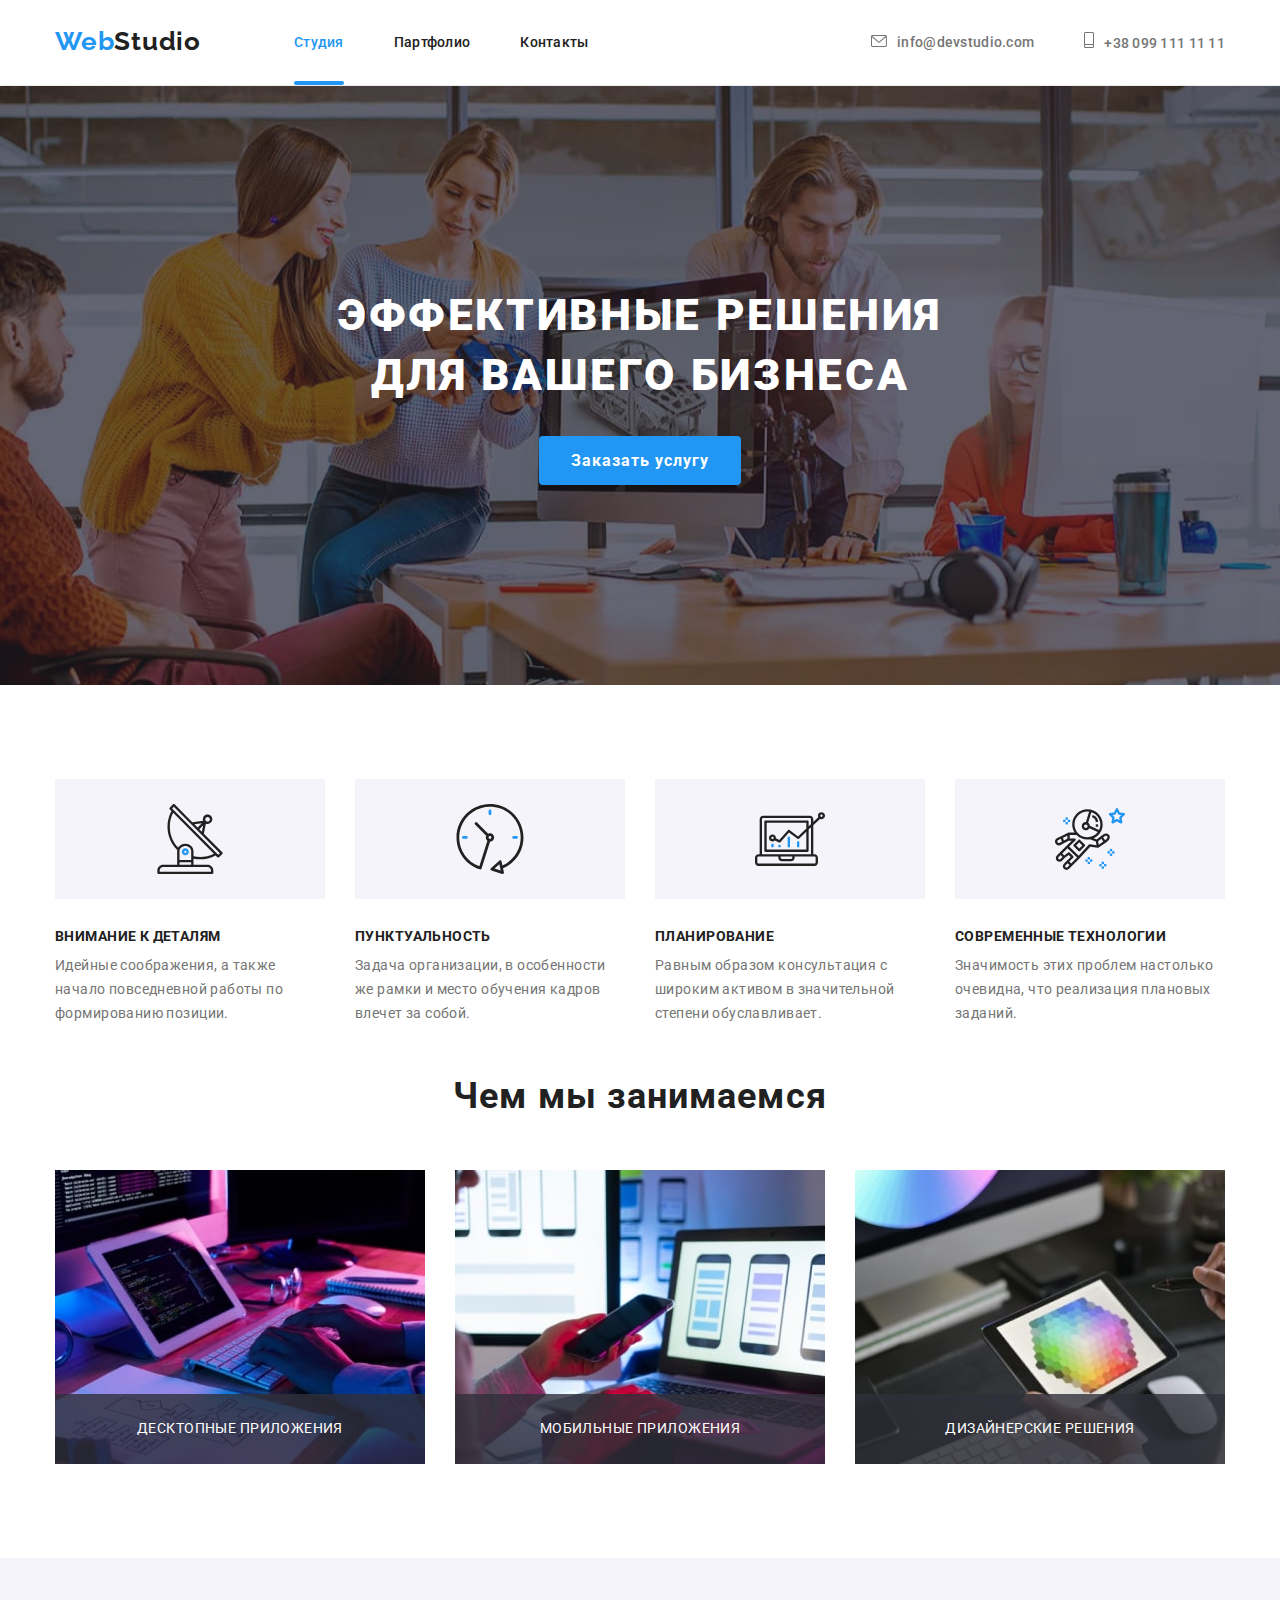
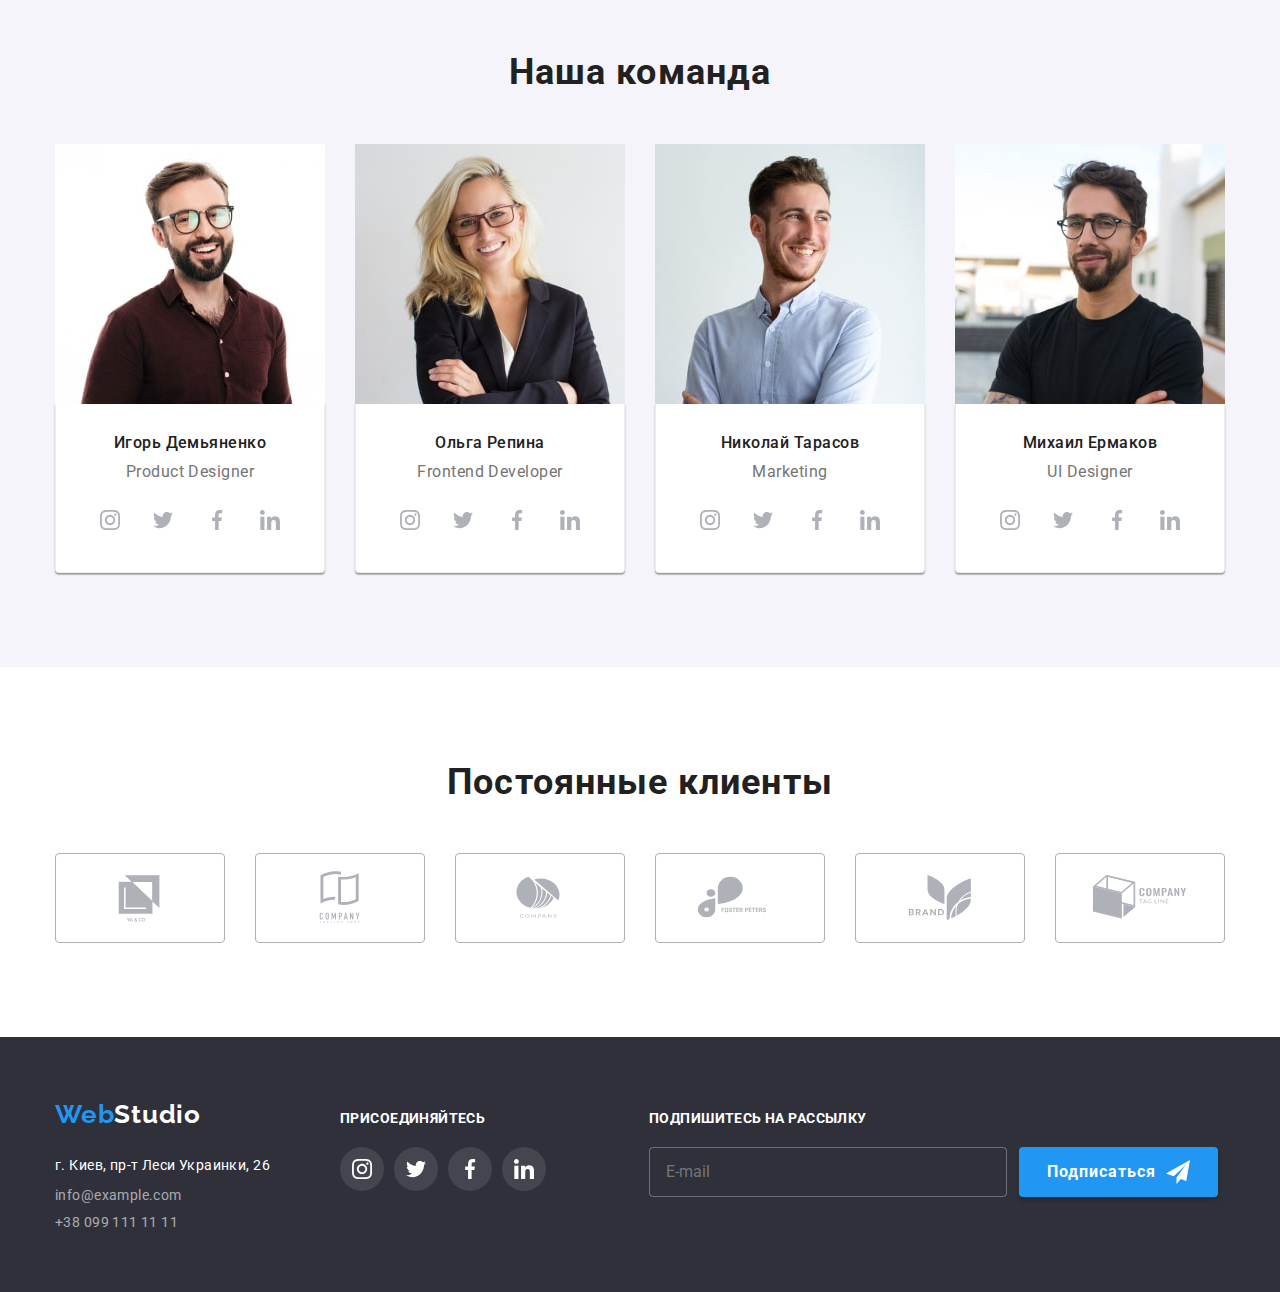
<file: index.html>
<!DOCTYPE html>
<html lang="ru">
<head>
    <meta charset="UTF-8">
    <meta http-equiv="X-UA-Compatible" content="IE=edge">
    <meta name="viewport" content="width=device-width, initial-scale=1.0">
    <title>WebStudio</title>
    <link rel="preconnect" href="https://fonts.gstatic.com">
    <link href="https://fonts.googleapis.com/css2?family=Raleway:wght@700&family=Roboto:wght@400;500;700;900&display=swap" rel="stylesheet">
    <link
      rel="stylesheet"
      href="./css/modern-normolize.css">
    <link rel="stylesheet" href="./css/styles.css">
</head>

<body>
    <header class="header">
        <div class="container header-container">
            <a class="link-logo link" href="./index.html"><span class="firts-logo-word">Web</span>Studio</a>
            <nav class="navigation">
                <ul class="menu list">
                    <li class="menu-item">
                        <a class="menu-link studio-underline link" href="./index.html">Студия</a>
                    </li>
                    <li class="menu-item">
                        <a class="menu-link link" href="portfolio.html">Партфолио</a></li>
                    <li class="menu-item"><a class="menu-link link" href="">Контакты</a></li>
                </ul>
            </nav>
        
            <ul class="header-adress list">
                <li class="mail-item">
                    <a class="mail-link link" href="mailto:info@devstudio.com">    
                    <svg width="16" height="12" class="mail-svg">
                        <use href="./img/sprite.svg#mail"></use>
                    </svg>info@devstudio.com
                    </a>
                </li>
                <li class="tel-item">
                    <a class="tel-link link" href="tel:+380991111111">
                        <svg width="10" height="16" class="tel-svg">
                            <use href="./img/sprite.svg#tel"></use>
                        </svg>+38 099 111 11 11
                    </a>
                </li>
            </ul>
        </div>
    </header>

    <main class="main">
        <section class="hero">
            <div class="container">
                <h1 class="main-title">Эффективные решения для вашего бизнеса</h1>
                <button class="modal-btn" data-modal-open type="button">Заказать услугу</button>
            </div>
        </section>  

        <section class="advantages">
            <div class="container">
                <ul class="advantages-list list">
                    <li class="advantages-list-item">
                        <div class="advantages-list-img">
                            <svg>
                                <use href="./img/sprite.svg#antenna"></use>
                            </svg>
                        </div>
                        <h3 class="advantages-list-subtitle">Внимание к деталям</h3>
                        <p>Идейные соображения, а также начало повседневной работы по формированию позиции.</p>
                    </li>
                    <li class="advantages-list-item">
                        <div class="advantages-list-img">
                            <svg>
                                <use href="./img/sprite.svg#clock"></use>
                            </svg>
                        </div>
                        <h3 class="advantages-list-subtitle">Пунктуальность</h3>
                        <p>Задача организации, в особенности же рамки и место обучения кадров влечет за собой.</p>
                    </li>
                    <li class="advantages-list-item">
                        <div class="advantages-list-img">
                            <svg>
                                <use href="./img/sprite.svg#diagram"></use>
                            </svg>
                        </div>
                        <h3 class="advantages-list-subtitle">Планирование</h3>
                        <p>Равным образом консультация с широким активом в значительной степени обуславливает.</p>
                    </li>
                    <li class="advantages-list-item">
                        <div class="advantages-list-img">
                            <svg>
                                <use href="./img/sprite.svg#astronaut"></use>
                            </svg>
                        </div>
                        <h3 class="advantages-list-subtitle">Современные технологии</h3>
                        <p>Значимость этих проблем настолько очевидна, что реализация плановых заданий.</p>
                    </li>
                </ul>
            </div>
        </section>

        <section class="about">
            <div class="container">
                <h2 class="about-title">Чем мы занимаемся</h2>
                <ul class="about-img list">
                    <li class="about-item">
                        <div class="about-img-wrapper">
                            <img class="img-item" src="./img/what-we-do/img.jpg" alt="печатает на клавиатуре" width="370" height="294">
                            <p class="paragraph-about">Десктопные приложения</p>
                        </div>
                    </li>
                    <li class="about-item">
                        <div class="about-img-wrapper">
                            <img class="img-item" src="./img/what-we-do/img-1.jpg" alt="держит телефон в руке и смотрит что-то в ноутбуке" width="370" height="294">
                            <p class="paragraph-about">Мобильные приложения</p>
                        </div>
                    </li>
                    <li class="about-item">
                        <div class="about-img-wrapper">
                            <img class="img-item" src="./img/what-we-do/img-2.jpg" alt="выбирает цвет на планшете" width="370" height="294">
                            <p class="paragraph-about">Дизайнерские решения</p>
                        </div>
                    </li>
                </ul>
            </div>
        </section>

        <section class="team">
            <div class="container">
                <h2 class="team-title">Наша команда</h2>
                <ul class="team-list list">
                    <li class="team-item">
                        <img class="team-img" src="./img/our-team/img.jpg" alt="Игорь Демьяненко" width="270" height="260">
                        <div class="teammate-about">
                            <h3 class="team-memder-name">Игорь Демьяненко</h3>
                            <p class="team-memder-prof" lang="en">Product Designer</p>
                            <ul class="social-list list">
                                <li class="social-item">
                                    <a href="" class="social-list-link">
                                        <svg width="20" height="20" class="social-list-icon">
                                            <use href="./img/sprite.svg#instagram"></use>
                                        </svg>
                                    </a>
                                </li>
                                <li class="social-item">
                                    <a href="" class="social-list-link">
                                        <svg width="20" height="20" class="social-list-icon">
                                            <use href="./img/sprite.svg#twitter"></use>
                                        </svg>
                                    </a>
                                </li>
                                <li class="social-item">
                                    <a href="" class="social-list-link">
                                        <svg width="20" height="20" class="social-list-icon">
                                            <use href="./img/sprite.svg#facebook"></use>
                                        </svg>
                                    </a>
                                </li>
                                <li class="social-item">
                                    <a href="" class="social-list-link">
                                        <svg width="20" height="20" class="social-list-icon">
                                            <use href="./img/sprite.svg#linkedin"></use>
                                        </svg>
                                    </a>
                                </li>
                            </ul>
                        </div>
                    </li>
                    <li class="team-item">
                        <img class="team-img" src="./img/our-team/img-1.jpg" alt="Ольга Репина" width="270" height="260">
                        <div class="teammate-about">
                            <h3 class="team-memder-name">Ольга Репина</h3>
                            <p class="team-memder-prof" lang="en">Frontend Developer</p>
                            <ul class="social-list list">
                                <li class="social-item">
                                    <a href="" class="social-list-link">
                                        <svg width="20" height="20" class="social-list-icon">
                                            <use href="./img/sprite.svg#instagram"></use>
                                        </svg>
                                    </a>
                                </li>
                                <li class="social-item">
                                    <a href="" class="social-list-link">
                                        <svg width="20" height="20" class="social-list-icon">
                                            <use href="./img/sprite.svg#twitter"></use>
                                        </svg>
                                    </a>
                                </li>
                                <li class="social-item">
                                    <a href="" class="social-list-link">
                                        <svg width="20" height="20" class="social-list-icon">
                                            <use href="./img/sprite.svg#facebook"></use>
                                        </svg>
                                    </a>
                                </li>
                                <li class="social-item">
                                    <a href="" class="social-list-link">
                                        <svg width="20" height="20" class="social-list-icon">
                                            <use href="./img/sprite.svg#linkedin"></use>
                                        </svg>
                                    </a>
                                </li>
                            </ul>
                        </div>
                    </li>
                    <li class="team-item">
                        <img class="team-img" src="./img/our-team/img-2.jpg" alt="Николай Тарасов" width="270" height="260">
                        <div class="teammate-about">
                            <h3 class="team-memder-name">Николай Тарасов</h3>
                            <p class="team-memder-prof" lang="en">Marketing</p>
                            <ul class="social-list list">
                                <li class="social-item">
                                    <a href="" class="social-list-link">
                                        <svg width="20" height="20" class="social-list-icon">
                                            <use href="./img/sprite.svg#instagram"></use>
                                        </svg>
                                    </a>
                                </li>
                                <li class="social-item">
                                    <a href="" class="social-list-link">
                                        <svg width="20" height="20" class="social-list-icon">
                                            <use href="./img/sprite.svg#twitter"></use>
                                        </svg>
                                    </a>
                                </li>
                                <li class="social-item">
                                    <a href="" class="social-list-link">
                                        <svg width="20" height="20" class="social-list-icon">
                                            <use href="./img/sprite.svg#facebook"></use>
                                        </svg>
                                    </a>
                                </li>
                                <li class="social-item">
                                    <a href="" class="social-list-link">
                                        <svg width="20" height="20" class="social-list-icon">
                                            <use href="./img/sprite.svg#linkedin"></use>
                                        </svg>
                                    </a>
                                </li>
                            </ul>
                        </div>
                    </li >
                    <li class="team-item">
                        <img class="team-img" src="./img/our-team/img-3.jpg" alt="Михаил Ермаков" width="270" height="260">
                        <div class="teammate-about">
                            <h3 class="team-memder-name">Михаил Ермаков</h3>
                            <p class="team-memder-prof" lang="en">UI Designer</p>
                            <ul class="social-list list">
                                <li class="social-item">
                                    <a href="" class="social-list-link">
                                        <svg width="20" height="20" class="social-list-icon">
                                            <use href="./img/sprite.svg#instagram"></use>
                                        </svg>
                                    </a>
                                </li>
                                <li class="social-item">
                                    <a href="" class="social-list-link">
                                        <svg width="20" height="20" class="social-list-icon">
                                            <use href="./img/sprite.svg#twitter"></use>
                                        </svg>
                                    </a>
                                </li>
                                <li class="social-item">
                                    <a href="" class="social-list-link">
                                        <svg width="20" height="20" class="social-list-icon">
                                            <use href="./img/sprite.svg#facebook"></use>
                                        </svg>
                                    </a>
                                </li>
                                <li class="social-item">
                                    <a href="" class="social-list-link">
                                        <svg width="20" height="20" class="social-list-icon">
                                            <use href="./img/sprite.svg#linkedin"></use>
                                        </svg>
                                    </a>
                                </li>
                            </ul>
                        </div>
                    </li> 
                </ul>
            </div>
        </section>
        
        <section class="our-clients">
            <div class="container">
                <h2 class="title-clients">Постоянные клиенты</h2>
                <ul class="clients-list list">
                    <li class="clients-list-item">
                        <a href="" class="clients-list-link link">
                            <svg width="106" height="60" class="icon-company not-active-icon">
                                <use href="./img/sprite.svg#comp-1"></use>
                            </svg>
                        </a>
                    </li>
                    <li class="clients-list-item">
                        <a href="" class="clients-list-link link">
                            <svg width="106" height="60" class="icon-company not-active-icon">
                                <use href="./img/sprite.svg#comp-2"></use>
                            </svg>
                        </a>
                    </li>
                    <li class="clients-list-item">
                        <a href="" class="clients-list-link link">
                            <svg width="106" height="60" class="icon-company not-active-icon">
                                <use href="./img/sprite.svg#comp-3"></use>
                            </svg>
                        </a>
                    </li>
                    <li class="clients-list-item">
                        <a href="" class="clients-list-link link">
                            <svg width="106" height="60" class="icon-company not-active-icon">
                                <use href="./img/sprite.svg#comp-4"></use>
                            </svg>
                        </a>
                    </li>
                    <li class="clients-list-item">
                        <a href="" class="clients-list-link link">
                            <svg width="106" height="60" class="icon-company not-active-icon">
                                <use href="./img/sprite.svg#comp-5"></use>
                            </svg>
                        </a>
                    </li>
                    <li class="clients-list-item">
                        <a href="" class="clients-list-link link">
                            <svg width="106" height="60" class="icon-company not-active-icon">
                                <use href="./img/sprite.svg#comp-6"></use>
                            </svg>
                        </a>
                    </li>
                </ul>
            </div>
        </section>
    </main>
    
    <footer class="footer">
            <div class="container footer-wrapper">
                <div class="adress-links">
                    <a class="link-footer-logo link" href="./index.html">
                        <span class="firts-logo-word">Web</span>Studio
                    </a>
                    <address class="footer-address">
                        <ul class="footer-address-list list">
                            <li class="footer-address-item-map">
                                <a class="map-footer link" href="https://goo.gl/maps/gDfrfNS6ACvuo2iM8" target="_blank" rel="noopener noreferrer">г. Киев, пр-т Леси Украинки, 26</a>                    
                            </li>
                            <li class="footer-address-item-mail">
                                <a class="mail-footer link" href="mailto:info@example.com">info@example.com</a>
                            </li>
                            <li class="footer-address-item-tel">
                                <a class="tel-footer link" href="tel:+380991111111">+38 099 111 11 11</a>
                            </li>
                        </ul>
                    </address>
                </div>
                <div class="footer-social-networks-wrapper">
                    <p>присоединяйтесь</p>
                    <ul class="social-icons-list list">
                        <li class="social-icon-list-item">
                            <a href="#" class="social-icon-link link">
                                <svg width="20" height="20" class="social-icon">
                                    <use href="./img/sprite.svg#instagram"></use>
                                </svg>
                            </a>
                        </li>
                        <li class="social-icon-list-item">
                            <a href="#" class="social-icon-link link">
                                <svg width="20" height="20" class="social-icon">
                                    <use href="./img/sprite.svg#twitter"></use>
                                </svg>
                            </a>
                        </li>
                        <li class="social-icon-list-item">
                            <a href="#" class="social-icon-link link">
                                <svg width="20" height="20" class="social-icon">
                                    <use href="./img/sprite.svg#facebook"></use>
                                </svg>
                            </a>
                        </li>
                        <li class="social-icon-list-item">
                            <a href="#" class="social-icon-link link">
                                <svg width="20" height="20" class="social-icon">
                                    <use href="./img/sprite.svg#linkedin"></use>
                                </svg>
                            </a>
                        </li>
                    </ul>
                </div>

                <div class="footer-form-group">
                    <p class="footer-social-paragraph">Подпишитесь на рассылку</p>
                    <form autocomplete="off" novalidate >
                        <div class="footer-form">
                            <input class="email-form-input" 
                            type="email" 
                            name="user-mail" 
                            placeholder="E-mail">
                            <button type="submit" class="telegram-btn">
                            Подписаться
                            <svg class="subscription" width="24" height="24">
                              <use href="./img/sprite.svg#icon-send"></use>
                            </svg>
                            </button>
                        </div>
                    </form>
                </div>
                    
            </div>
    </footer> 
    <div class="backdrop is-hidden" data-modal>
        <div class="modal">
            <button type="button" class="modal-close-btn" data-modal-close>
                <svg class="modal-close-button">
                    <use href="./img/sprite.svg#modal-close-button"></use>
                </svg>
            </button>

            <form action="#" method="POST" class="modal-form" >
                <p class="modal-form-head">Оставьте свои данные, мы вам перезвоним</p>
               
                <label class="modal-form-field">
                    Имя
                    <span class="modal-form-input-wrapper">
                        <input type="text" name="user-name" class="modal-form-input" required min="2">
                        <svg width="12" height="12" class="modal-icon">
                            <use href="./img/sprite.svg#name"></use>
                        </svg>
                    </span>
                    
                </label>

                <label class="modal-form-field">
                    Телефон
                    <span class="modal-form-input-wrapper">
                        <input type="tel" name="user-phone" class="modal-form-input" required pattern="[0-9]{3}-[0-9]{3}-[0-9]{2}-[0-9]{2}" title="096-111-11-11"> 
                        <svg width="13" height="13" class="modal-icon">
                            <use href="./img/sprite.svg#phone"></use>
                        </svg>
                    </span>
                    
                </label>
                <label class="modal-form-field">
                    Почта
                    <span class="modal-form-input-wrapper">
                        <input type="email" name="user-email"  class="modal-form-input">
                        <svg width="15" height="12" class="modal-icon">
                            <use href="./img/sprite.svg#email"></use>
                        </svg>
                    </span>
                   
                </label>

                <label class="modal-form-field">
                    Комментарий
                    <textarea class="modal-form-message" name="user-message" placeholder="Введите текст"></textarea>
                </label>
                
                <div class="checkbox-policy-wrapper">
                    <input type="checkbox" name="user-policy"  class="modal-form-checkbox visually-hidden" id="checkbox-policy">

                    <label for="checkbox-policy" class="modal-form-checkbox-policy">Соглашаюсь с рассылкой и принимаю
                        <a href="" class="modal-form-policy-link">Условия договора</a>
                    </label>
                </div>
                

                <button type="submit" class="modal-form-btn">Отправить</button>

            </form>
        </div>
    </div>
    
    <script src="./js/modal.js"></script>
    
</body>
</html>
</file>
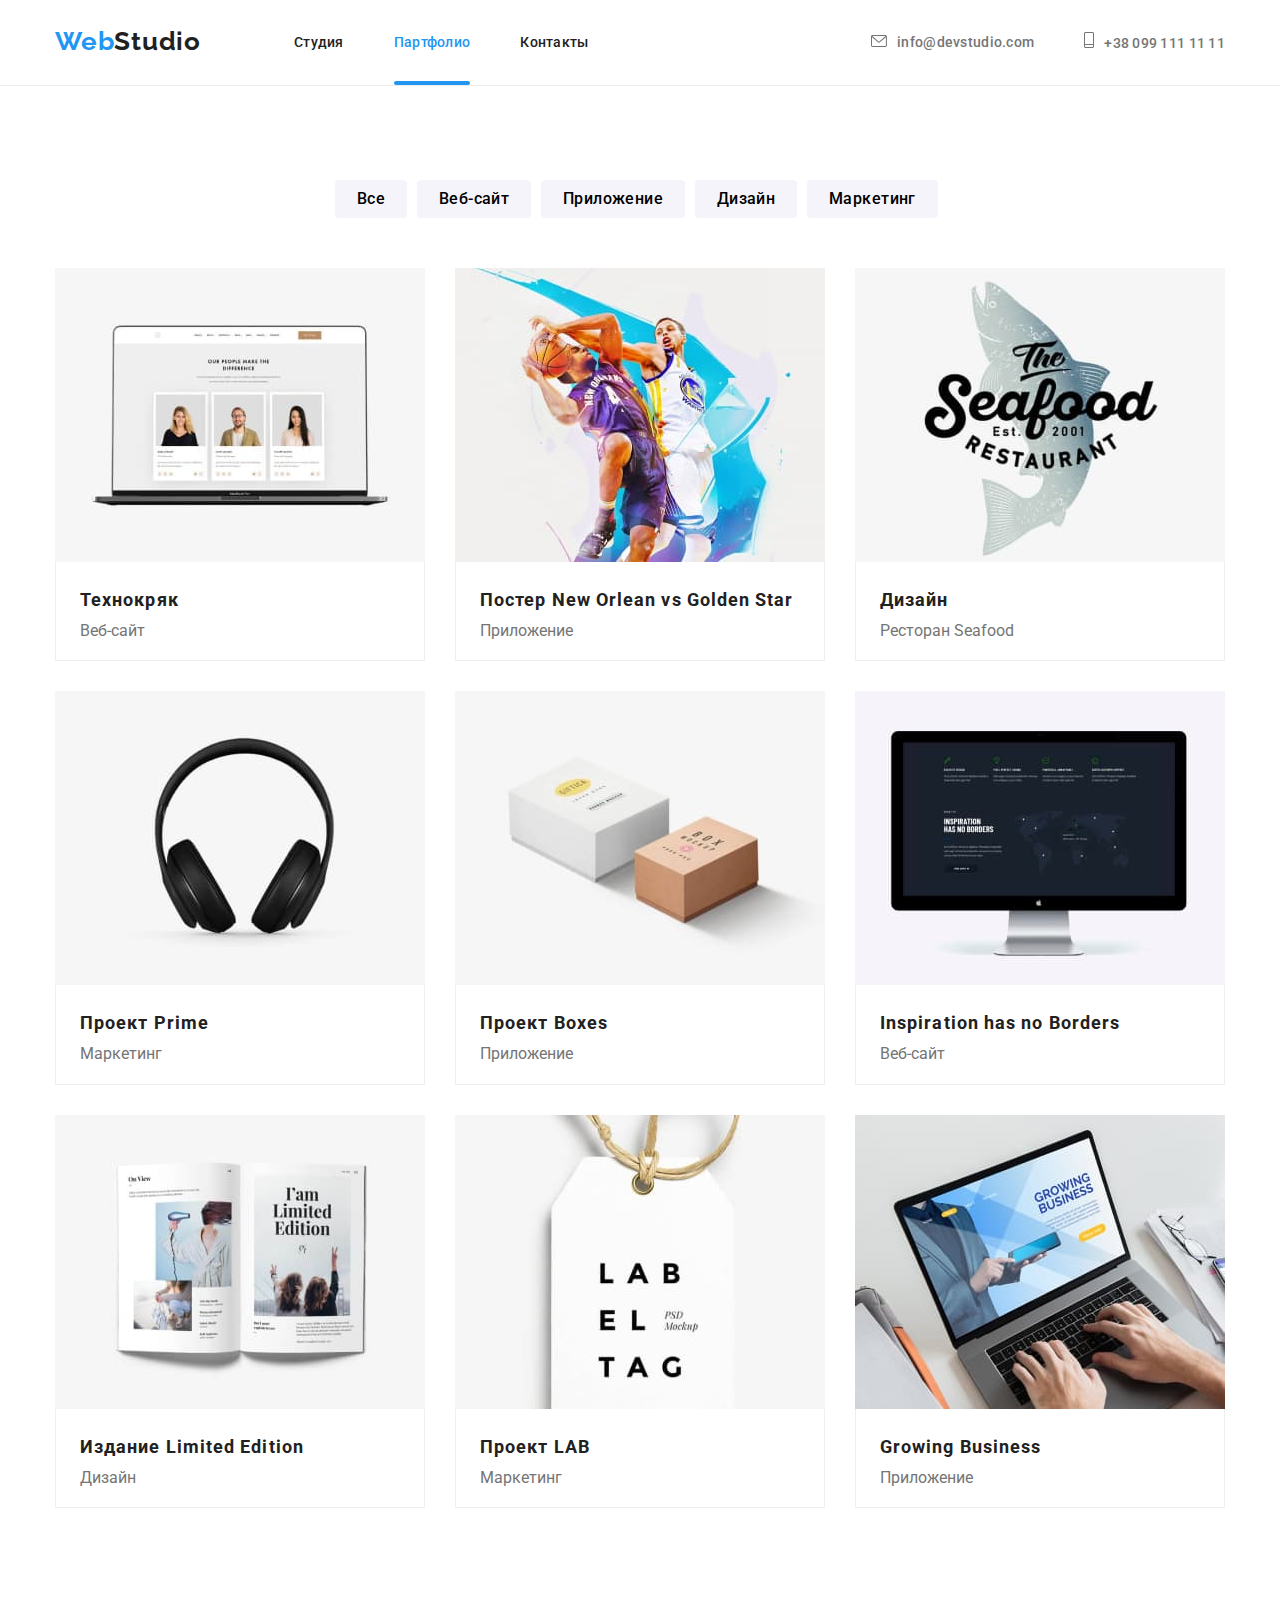
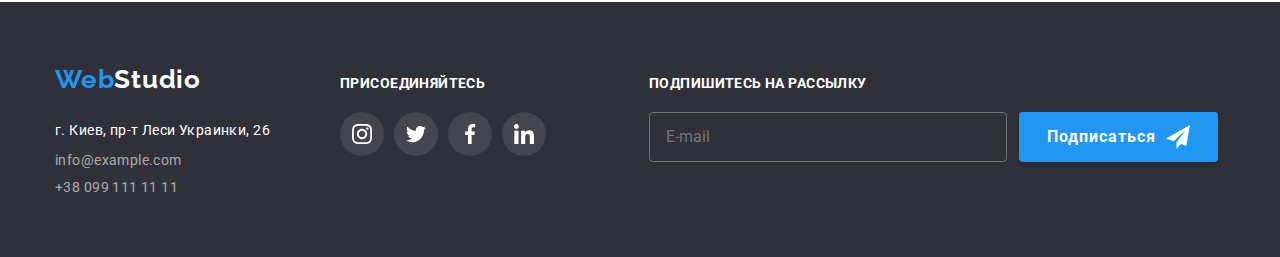
<file: portfolio.html>
<!DOCTYPE html>
<html lang="en">
<head>
    <meta charset="UTF-8">
    <meta http-equiv="X-UA-Compatible" content="IE=edge">
    <meta name="viewport" content="width=device-width, initial-scale=1.0">
    <title>Portfolio</title>
    <link rel="preconnect" href="https://fonts.gstatic.com">
    <link href="https://fonts.googleapis.com/css2?family=Raleway:wght@700&family=Roboto:wght@400;500;700;900&display=swap" rel="stylesheet">
    <link
      rel="stylesheet"
      href="./css/modern-normolize.css">
    <link rel="stylesheet" href="./css/styles.css">
</head>

<body>
    <header class="header">
        <div class="container header-container">
            <a class="link-logo link" href="./index.html"><span class="firts-logo-word">Web</span>Studio</a>
            <nav class="navigation">
                <ul class="menu list">
                    <li class="menu-item"><a class="menu-link link" href="./index.html">Студия</a></li>
                    <li class="menu-item"><a class="menu-link studio-underline link" href="portfolio.html">Партфолио</a></li>
                    <li class="menu-item"><a class="menu-link link" href="">Контакты</a></li>
                </ul>
            </nav>
        
            <ul class="header-adress list">
                <li class="mail-item">
                    <a class="mail-link link" href="mailto:info@devstudio.com">    
                    <svg width="16" height="12" class="mail-svg">
                        <use href="./img/sprite.svg#mail"></use>
                    </svg>info@devstudio.com
                    </a>
                </li>
                <li class="tel-item">
                    <a class="tel-link link" href="tel:+380991111111">
                        <svg width="10" height="16" class="tel-svg">
                            <use href="./img/sprite.svg#tel"></use>
                        </svg>+38 099 111 11 11
                    </a>
                </li>
            </ul>
        </div>
    </header>

    <main class="main">
        <section class="services">
            <div class="container">
                <ul class="buttons list">
                    <li class="btn-item">
                        <button class="partfolio-btn" type="button">Все</button>
                    </li>
                    <li class="btn-item">
                        <button class="partfolio-btn" type="button">Веб-сайт</button>
                    </li>
                    <li class="btn-item">
                        <button class="partfolio-btn" type="button">Приложение</button>
                    </li>
                    <li class="btn-item">
                        <button class="partfolio-btn" type="button">Дизайн</button>
                    </li>
                    <li class="btn-item">
                        <button class="partfolio-btn" type="button">Маркетинг</button>
                    </li>
                </ul>
            </div>   
        
            <div class="container">
                <ul class="services-img-list list">
                    <li class="services-img-item">
                        <a href="#" class="services-link-wrapper link">
                            <div class="services-wrapper">
                                <img class="services-img" src="./img/partfolio/teh.jpg" alt="ноутбук">
                                <p class="services-discription">Технокряк это современная площадка распространения коронавируса. Компании используют эту платформу для цифрового шпионажа и атак на защищённые сервера конкурентов.</p>
                            </div>
                            <div class="services-about">
                                <h3 class="services-subtitle">Технокряк</h3>
                                <p class="services-paragraf">Веб-сайт</p> 
                            </div>
                        </a>
                    </li>
                    <li class="services-img-item">
                        <a href="#" class="services-link-wrapper link">
                            <div class="services-wrapper">
                                <img class="services-img" src="./img/partfolio/poster.jpg" alt="баскетболисты">
                                <p class="services-discription">Технокряк это современная площадка распространения коронавируса. Компании используют эту платформу для цифрового шпионажа и атак на защищённые сервера конкурентов.</p>
                            </div>    
                            <div class="services-about">
                                <h3 class="services-subtitle">Постер New Orlean vs Golden Star</h3>
                                <p class="services-paragraf">Приложение</p>
                            </div> 
                        </a>
                    </li>
                    <li class="services-img-item">
                        <a href="#" class="services-link-wrapper link">
                            <div class="services-wrapper">
                                <img class="services-img" src="./img/partfolio/restaurant.jpg" alt="логотип ресторана">
                                <p class="services-discription">Технокряк это современная площадка распространения коронавируса. Компании используют эту платформу для цифрового шпионажа и атак на защищённые сервера конкурентов.</p>
                            </div>
                            <div class="services-about">
                                <h3 class="services-subtitle">Дизайн</h3>
                                <p class="services-paragraf">Ресторан Seafood</p>
                            </div>                            
                        </a>
                    </li>
                    <li class="services-img-item">
                        <a href="#" class="services-link-wrapper link">
                            <div class="services-wrapper">
                                <img class="services-img" src="./img/partfolio/headphones.jpg" alt="наушники">
                                <p class="services-discription">Технокряк это современная площадка распространения коронавируса. Компании используют эту платформу для цифрового шпионажа и атак на защищённые сервера конкурентов.</p>
                            </div>
                            <div class="services-about">
                                <h3 class="services-subtitle">Проект Prime</h3>
                                <p class="services-paragraf">Маркетинг</p>
                            </div>
                        </a>
                    </li>
                    <li class="services-img-item">
                        <a href="#" class="services-link-wrapper link">
                            <div class="services-wrapper">
                                <img class="services-img" src="./img/partfolio/boxes.jpg" alt="коробки">
                                <p class="services-discription">Технокряк это современная площадка распространения коронавируса. Компании используют эту платформу для цифрового шпионажа и атак на защищённые сервера конкурентов.</p>
                            </div>
                                <div class="services-about">
                                    <h3 class="services-subtitle">Проект Boxes</h3>
                                    <p class="services-paragraf">Приложение</p>
                            </div>                          
                        </a>
                    </li>
                    <li class="services-img-item">
                        <a href="#" class="services-link-wrapper link">
                            <div class="services-wrapper">
                                <img class="services-img" src="./img/partfolio/monitor.jpg" alt="монитор">
                                <p class="services-discription">Технокряк это современная площадка распространения коронавируса. Компании используют эту платформу для цифрового шпионажа и атак на защищённые сервера конкурентов.</p>
                            </div>
                            <div class="services-about">
                                <h3 class="services-subtitle">Inspiration has no Borders</h3>
                                <p class="services-paragraf">Веб-сайт</p>
                            </div>                           
                        </a>
                    </li>
                    <li class="services-img-item">
                        <a href="#" class="services-link-wrapper link">
                            <div class="services-wrapper">
                                <img class="services-img" src="./img/partfolio/book.jpg" alt="книга">
                                <p class="services-discription">Технокряк это современная площадка распространения коронавируса. Компании используют эту платформу для цифрового шпионажа и атак на защищённые сервера конкурентов.</p>
                            </div>
                            <div class="services-about">
                                <h3 class="services-subtitle">Издание Limited Edition</h3>
                                <p class="services-paragraf">Дизайн</p>
                            </div>                           
                        </a>
                    </li>
                    <li class="services-img-item">
                        <a href="#" class="services-link-wrapper link">
                            <div class="services-wrapper">
                                <img class="services-img" src="./img/partfolio/lab.jpg" alt="бирка">
                                <p class="services-discription">Технокряк это современная площадка распространения коронавируса. Компании используют эту платформу для цифрового шпионажа и атак на защищённые сервера конкурентов.</p>
                            </div>
                            <div class="services-about">
                                <h3 class="services-subtitle">Проект LAB</h3>
                                <p class="services-paragraf">Маркетинг</p>
                            </div>                            
                        </a>
                    </li>
                    <li class="services-img-item">
                        <a href="#" class="services-link-wrapper link">
                            <div class="services-wrapper">
                                <img class="services-img" src="./img/partfolio/notebook.jpg" alt="работает на ноутбуке">
                                <p class="services-discription">Технокряк это современная площадка распространения коронавируса. Компании используют эту платформу для цифрового шпионажа и атак на защищённые сервера конкурентов.</p>
                            </div>
                            <div class="services-about">
                                <h3 class="services-subtitle">Growing Business</h3>
                                <p class="services-paragraf">Приложение</p>
                            </div>                            
                        </a>
                    </li>
                </ul>
            </div>
        </section>
    </main>

    <footer class="footer">
        <div class="container footer-wrapper">
            <div class="adress-links">
                <a class="link-footer-logo link" href="./index.html">
                    <span class="firts-logo-word">Web</span>Studio
                </a>
                <address class="footer-address">
                    <ul class="footer-address-list list">
                        <li class="footer-address-item-map">
                            <a class="map-footer link" href="https://goo.gl/maps/gDfrfNS6ACvuo2iM8" target="_blank" rel="noopener noreferrer">г. Киев, пр-т Леси Украинки, 26</a>                    
                        </li>
                        <li class="footer-address-item-mail">
                            <a class="mail-footer link" href="mailto:info@example.com">info@example.com</a>
                        </li>
                        <li class="footer-address-item-tel">
                            <a class="tel-footer link" href="tel:+380991111111">+38 099 111 11 11</a>
                        </li>
                    </ul>
                </address>
            </div>
            <div class="footer-social-networks-wrapper">
                <p>присоединяйтесь</p>
                <ul class="social-icons-list list">
                    <li class="social-icon-list-item">
                        <a href="#" class="social-icon-link link">
                            <svg width="20" height="20" class="social-icon">
                                <use href="./img/sprite.svg#instagram"></use>
                            </svg>
                        </a>
                    </li>
                    <li class="social-icon-list-item">
                        <a href="#" class="social-icon-link link">
                            <svg width="20" height="20" class="social-icon">
                                <use href="./img/sprite.svg#twitter"></use>
                            </svg>
                        </a>
                    </li>
                    <li class="social-icon-list-item">
                        <a href="#" class="social-icon-link link">
                            <svg width="20" height="20" class="social-icon">
                                <use href="./img/sprite.svg#facebook"></use>
                            </svg>
                        </a>
                    </li>
                    <li class="social-icon-list-item">
                        <a href="#" class="social-icon-link link">
                            <svg width="20" height="20" class="social-icon">
                                <use href="./img/sprite.svg#linkedin"></use>
                            </svg>
                        </a>
                    </li>
                </ul>
            </div> 
            <div class="footer-form-group">
                <p class="footer-social-paragraph">Подпишитесь на рассылку</p>
                <form autocomplete="off" novalidate >
                    <div class="footer-form">
                        <input class="email-form-input" 
                        type="email" 
                        name="user-mail" 
                        placeholder="E-mail">
                        <button type="submit" class="telegram-btn">
                        Подписаться
                        <svg class="subscription" width="24" height="24">
                          <use href="./img/sprite.svg#icon-send"></use>
                        </svg>
                    </button>
                    </div>
                </form>
            </div>   
        </div>
</footer> 
</body>
</html>
</file>
<file: css/styles.css>
h1,
h2,
h3,
h4,
h5,
h6,
p {
  margin-top: 0;
  margin-bottom: 0;
}

ul,
ol {
  margin-top: 0;
  margin-bottom: 0;
  padding-left: 0;
}

img {
  display: block;
}

.container {
  width: 1200px;
  padding-left: 15px;
  padding-right: 15px;
  margin: 0 auto;
}

.visually-hidden {
  position: absolute !important;
  clip: rect(1px 1px 1px 1px); /* IE6, IE7 */
  clip: rect(1px, 1px, 1px, 1px);
  padding: 0 !important;
  border: 0 !important;
  height: 1px !important;
  width: 1px !important;
  overflow: hidden;
}

:root {
  --accent-color: #2196f3;
  --grey-color: #757575;
  --white-color: #ffffff;
  --footer-font-color: rgba(255, 255, 255, 0.6);
  --bg-color: #f5f4fa;
  --animation-timing-function: cubic-bezier(0.4, 0, 0.2, 1);
}

body {
  font-family: Roboto, sans-serif;
  color: #212121;
}

.list {
  list-style: none;
}

.link {
  text-decoration: none;
}

/* ================HEADER================ */
.header {
  padding-top: 24px;
  padding-bottom: 25px;
  border-bottom: 1px solid #ececec;
}
.header-container {
  display: flex;
  align-items: center;
}

.link-logo {
  margin-right: 93px;
  font-family: Raleway;
  font-weight: bold;
  font-size: 26px;
  line-height: 1.38;
  letter-spacing: 0.03em;
  color: #212121;
}

.firts-logo-word {
  color: var(--accent-color);
}

.menu {
  display: flex;
  align-items: center;
}

.menu-item:not(:last-child) {
  margin-right: 50px;
}

.menu-item {
  position: relative;
}

.menu-link {
  font-weight: 500;
  font-size: 14px;
  line-height: 1.14;
  letter-spacing: 0.02em;
  color: #212121;
  transition: 250ms var(--animation-timing-function);
}

.menu-link:hover,
.menu-link:focus {
  color: var(--accent-color);
}

.studio-underline {
  color: var(--accent-color);
}

.studio-underline::after {
  display: block;
  position: absolute;
  top: 48px;
  left: 0;
  content: "";
  width: 100%;
  height: 4px;
  background: #2196f3;
  border-radius: 2px;
}

.header-adress {
  display: flex;
  align-items: center;
  margin-left: auto;
}

.mail-link {
  margin-right: 50px;
  font-weight: 500;
  font-size: 14px;
  line-height: 1.14;
  letter-spacing: 0.02em;
  color: var(--grey-color);
  transition: 250ms var(--animation-timing-function);
}

.mail-link:hover,
.mail-link:focus {
  color: var(--accent-color);
}

.tel-link {
  font-weight: 500;
  font-size: 14px;
  line-height: 1.14;
  letter-spacing: 0.02em;
  color: var(--grey-color);
  transition: 250ms var(--animation-timing-function);
}

.tel-link:hover,
.tel-link:focus {
  color: var(--accent-color);
}

.tel-svg,
.mail-svg {
  margin-right: 10px;
  transition: 250ms var(--animation-timing-function);
}

.mail-svg,
.tel-svg {
  fill: var(--grey-color);
}

.tel-link:hover .tel-svg,
.tel-link:focus .tel-svg,
.mail-link:hover .mail-svg,
.mail-link:focus .mail-svg {
  fill: var(--accent-color);
}

/* ================END HEADER=============== */

/* ================MAIN===================== */

/* ===================TITLE================= */
.hero {
  max-width: 1600px;
  margin: 0 auto;
  text-align: center;
  padding-top: 200px;
  padding-bottom: 200px;
  background-image: linear-gradient(
      to right,
      rgba(47, 48, 58, 0.4),
      rgba(47, 48, 58, 0.4)
    ),
    url(../img/hero/img-bg-hero.jpg);
  background-color: #c4c4c4;
  background-repeat: no-repeat;
  background-position: center;
  /* background-size: cover; */
}

.main-title {
  margin-left: 245px;
  margin-right: 245px;
  margin-bottom: 30px;
  font-weight: 900;
  font-size: 44px;
  line-height: 1.36;
  letter-spacing: 0.06em;
  text-transform: uppercase;
  color: var(--white-color);
}

.modal-btn {
  padding: 10px 32px;
  font-family: Roboto, sans-serif;
  font-weight: bold;
  font-size: 16px;
  line-height: 1.87;
  letter-spacing: 0.06em;
  color: var(--white-color);
  background: var(--accent-color);
  cursor: pointer;
  box-shadow: 0px 4px 4px rgba(0, 0, 0, 0.15);
  border: 0;
  border-radius: 4px;
  transition: 250ms var(--animation-timing-function);
}

.modal-btn:hover,
.modal-btn:focus {
  background: #188ce8;
}

/* ===================END TITLE================ */

/* ===================ADVANTAGES================ */

.advantages-list-subtitle {
  font-weight: 700;
  font-size: 14px;
  line-height: 1.14;
  letter-spacing: 0.03em;
  text-transform: uppercase;
  margin-bottom: 9px;
}

.advantages-list-item p {
  font-weight: 400;
  font-size: 14px;
  line-height: 1.71;
  letter-spacing: 0.03em;
  color: var(--grey-color);
}

.advantages {
  padding-top: 94px;
  padding-bottom: 0;
}
.advantages-list {
  display: flex;
}

.advantages-list-item {
  width: calc((100% - 90px) / 4);
}

.advantages-list-item:not(:last-child) {
  margin-right: 30px;
}

.advantages-list-img {
  width: 270px;
  height: 120px;
  background-color: #f5f4fa;
  display: flex;
  justify-content: center;
  align-items: center;
  margin-bottom: 30px;
}
.advantages-list-img svg {
  width: 70px;
  height: 70px;
}

/* =============END OF DISCRIPTION========= */

/* ===================ABOUT================ */

.about {
  padding-top: 47px;
  padding-bottom: 94px;
}

.about-title {
  margin-bottom: 50px;
  text-align: center;
  font-weight: bold;
  font-size: 36px;
  line-height: 1.31;
  letter-spacing: 0.03em;
}

.about-img {
  display: flex;
  flex-wrap: wrap;
  margin-left: -30px;
  margin-top: -30px;
}

.about-item {
  flex-basis: calc((100% - 90px) / 3);
  margin-left: 30px;
  margin-top: 30px;
}

.about-img-wrapper {
  position: relative;
}

.paragraph-about {
  position: absolute;
  bottom: 0%;
  padding-top: 27px;
  padding-bottom: 27px;
  width: 100%;
  height: 70px;
  font-size: 14px;
  line-height: 1.14;
  text-align: center;
  letter-spacing: 0.03em;
  text-transform: uppercase;
  color: var(--white-color);
  background: rgba(47, 48, 58, 0.8);
}

/* ================END ABOUT============== */

/* ===================TEAM================ */

.team {
  background-color: var(--bg-color);
  padding-top: 94px;
  padding-bottom: 94px;
}

.team-title {
  margin-bottom: 50px;
  text-align: center;
  font-weight: bold;
  font-size: 36px;
  line-height: 1.16;
  letter-spacing: 0.03em;
}

.team-list {
  display: flex;
  margin-left: -30px;
  margin-top: -30px;
}

.team-item {
  flex-basis: calc((100% - 120px) / 4);
  margin-left: 30px;
  margin-top: 30px;
}

.teammate-about {
  padding-top: 30px;
  padding-bottom: 30px;
  border-bottom: 1px solid #eeeeee;
  border-right: 1px solid #eeeeee;
  border-left: 1px solid #eeeeee;
  background-color: var(--white-color);
  box-shadow: 0px 1px 3px rgba(0, 0, 0, 0.12), 0px 1px 1px rgba(0, 0, 0, 0.14),
    0px 2px 1px rgba(0, 0, 0, 0.2);
  border-radius: 0px 0px 4px 4px;
}

.team-memder-name {
  margin-bottom: 10px;
  text-align: center;
  font-weight: 500;
  font-size: 16px;
  line-height: 1.18;
  letter-spacing: 0.03em;
}

.team-memder-prof {
  text-align: center;
  font-size: 16px;
  line-height: 1.18;
  letter-spacing: 0.03em;
  color: var(--grey-color);
}

/* ===================SOCIAL============== */

.social-list {
  display: flex;
  justify-content: space-between;
  align-items: center;
  padding-left: 32px;
  padding-right: 32px;
  padding-top: 16px;
}

/* component */
.social-list-icon {
  fill: #afb1b8;
  transition: 250ms var(--animation-timing-function);
}

.social-list-link {
  display: inline-flex;
  justify-content: center;
  align-items: center;
  width: 44px;
  height: 44px;
  border-radius: 50%;
  transition: 250ms var(--animation-timing-function);
}

.social-list-link:hover,
.social-list-link:focus {
  background-color: var(--accent-color);
}

.social-list-link:hover .social-list-icon,
.social-list-link:focus .social-list-icon {
  fill: var(--white-color);
}

/* ===================END SOCIAL=========== */

/* ===================END TEAM============== */

/* ===================CLIENTS============== */

.our-clients {
  padding-top: 94px;
  padding-bottom: 94px;
}
.title-clients {
  text-align: center;
  padding-bottom: 50px;
  font-weight: bold;
  font-size: 36px;
  line-height: 1.17;
  letter-spacing: 0.03em;
}
.clients-list {
  display: flex;
  align-items: center;
  flex-wrap: wrap;
}

.clients-list-item {
  width: calc((100% - 150px) / 6);
  height: 90px;
  margin-right: 30px;
  border: 1px solid #afb1b8;
  border-radius: 4px;
  transition: 250ms var(--animation-timing-function);
}

.icon-company {
  transition: 250ms var(--animation-timing-function);
}

.clients-list-item:nth-child(6n) {
  margin-right: 0;
}

.clients-list-link:hover .icon-company,
.clients-list-link:focus .icon-company {
  fill: var(--accent-color);
}

.clients-list-item:hover,
.clients-list-item:focus {
  border: 1px solid var(--accent-color);
}

.clients-list-link {
  width: 100%;
  height: 100%;
  /* display: block; */
  display: flex;
  justify-content: center;
  align-items: center;
}

.icon-company:hover,
.icon-company:focus {
  fill: var(--accent-color);
}

.not-active-icon {
  fill: #afb1b8;
}

/* ===================END CLIENTS========== */

/* ===================PARTFOLIO============= */

/* ===============PARTFOLIO BUTTONS========= */

.buttons {
  display: flex;
  justify-content: space-between;
  text-align: center;
  padding-left: 280px;
  padding-right: 279px;
  padding-bottom: 50px;
}

.partfolio-btn {
  margin-right: 8px;
  padding: 6px 22px;
  font-family: Roboto, sans-serif;
  font-style: normal;
  font-weight: 500;
  font-size: 16px;
  line-height: 1.62;
  text-align: center;
  letter-spacing: 0.03em;
  cursor: pointer;
  background: var(--bg-color);
  border: 0;
  border-radius: 4px;
  transition: 250ms var(--animation-timing-function);
}

.partfolio-btn:hover,
.partfolio-btn:focus {
  font-weight: 500;
  font-size: 16px;
  line-height: 1.62;
  text-align: center;
  letter-spacing: 0.03em;
  color: var(--white-color);
  background: #2196f3;
  box-shadow: 0px 3px 1px rgba(0, 0, 0, 0.1), 0px 1px 2px rgba(0, 0, 0, 0.08),
    0px 2px 2px rgba(0, 0, 0, 0.12);
}

/* =======END OF PARTFOLIO BUTTONS======= */

/* ======== PARTFOLIO SERVICES=========== */

.services {
  padding-top: 94px;
  padding-bottom: 94px;
}

.services-wrapper {
  position: relative;
  overflow: hidden;
}

.services-discription {
  position: absolute;
  overflow: auto;
  top: 0;
  left: 0;
  padding: 63px 24px;
  width: 100%;
  height: 100%;
  font-size: 18px;
  line-height: 1.5;
  letter-spacing: 0.03em;
  color: var(--white-color);
  background: rgba(33, 150, 243, 0.9);
  transform: translateY(101%);
  transition: transform 250ms var(--animation-timing-function);
}

.services-link-wrapper:hover .services-discription,
.services-link-wrapper:focus .services-discription {
  transform: translateY(0%);
  transition: 250ms var(--animation-timing-function);
}

.services-img-list {
  display: flex;
  flex-wrap: wrap;
  margin-left: -30px;
  margin-top: -30px;
}

.services-img-item {
  flex-basis: calc((100% - 90px) / 3);
  margin-left: 30px;
  margin-top: 30px;
}

.services-img-item:hover {
  box-shadow: 0px 1px 1px rgba(0, 0, 0, 0.12), 0px 4px 4px rgba(0, 0, 0, 0.06),
    1px 4px 6px rgba(0, 0, 0, 0.16);
}

.services-about {
  width: 370px;
  padding-top: 20px;
  padding-bottom: 20px;
  padding-left: 24px;
  border-right: 1px solid #eeeeee;
  border-left: 1px solid #eeeeee;
  border-bottom: 1px solid #eeeeee;
}

.services-subtitle {
  margin-bottom: 4px;
  font-weight: bold;
  font-size: 18px;
  line-height: 2;
  letter-spacing: 0.06em;
  color: #212121;
}

.services-paragraf {
  color: var(--grey-color);
}

/* =======END OF PARTFOLIO DERVICES====== */

/* ============END OF PARTFOLIO========== */

/* ================END MAIN============== */

/* =================FOOTER=============== */
.footer {
  padding-top: 60px;
  padding-bottom: 60px;
  background: #2f303a;
}

.adress-links {
  padding-right: 70px;
}

.footer-wrapper {
  display: flex;
  align-items: baseline;
}

.margin-footer-logo {
  margin-bottom: 20px;
}

.link-footer-logo {
  display: block;
  margin-bottom: 20px;
  font-family: Raleway;
  font-weight: bold;
  font-size: 26px;
  line-height: 1.38;
  letter-spacing: 0.03em;
  color: var(--white-color);
}

.footer-address-item-map {
  margin-bottom: 9px;
}

.map-footer {
  font-style: normal;
  font-size: 14px;
  line-height: 24px;
  letter-spacing: 0.03em;
  color: var(--white-color);
}

.footer-address-item-mail {
  margin-bottom: 9px;
}

.mail-footer {
  font-style: normal;
  font-size: 14px;
  line-height: 0.07;
  letter-spacing: 0.03em;
  color: var(--footer-font-color);
}

.tel-footer {
  font-style: normal;
  font-size: 14px;
  line-height: 0.07;
  letter-spacing: 0.03em;
  color: var(--footer-font-color);
}

/* ================FOOTER SOCIAL============== */

.footer-social-networks-wrapper {
  padding-right: 93px;
}

.footer-social-networks-wrapper p {
  margin-bottom: 20px;
  font-weight: bold;
  font-size: 14px;
  line-height: 1.14;
  letter-spacing: 0.03em;
  text-transform: uppercase;
  color: var(--white-color);
}

.social-icon-list-item {
  width: 44px;
  height: 44px;
  border-radius: 50%;
  background-color: rgba(255, 255, 255, 0.1);
}

.social-icons-list {
  display: flex;
}

.footer-social-networks-wrapper p {
  text-transform: uppercase;
  font-size: 14px;
  line-height: 1.14;
  letter-spacing: 0.03em;
  color: var(--white-color);
}

.social-icon-link {
  display: flex;
  justify-content: center;
  align-items: center;
  width: 44px;
  height: 44px;
  border-radius: 50%;
}

.social-icon {
  fill: var(--white-color);
}

.social-icon-link:hover,
.social-icon-link:focus {
  background-color: var(--accent-color);
  transition: 250ms var(--animation-timing-function);
}

.social-icon-list-item {
  margin-right: 10px;
}

.social-icon-list-item:not(:last-child) {
  margin-right: 10px;
}

.social-icon-link:hover .social-icon,
.social-icon-link:focus .social-icon {
  fill: var(--white-color);
  transition: 250ms var(--animation-timing-function);
}
/* ================END FOOTER SOCIAL=========== */

/* ==============FOOTER FORM GROUP============= */

.footer-social-paragraph {
  margin-bottom: 20px;
  font-weight: bold;
  font-size: 14px;
  line-height: 1.14;
  letter-spacing: 0.03em;
  text-transform: uppercase;
  color: var(--white-color);
}

.footer-form {
  display: flex;
}

.email-form-input{
  width: 358px;
  height: 50px;
  padding-left: 16px;
  background-color: transparent;
  border: 1px solid rgba(255, 255, 255, 0.3);
  border-radius: 4px;
  margin-right: 12px;
  color: var(--white-color)
}

.telegram-btn {
  display: flex;
  justify-content: space-between;
  align-items: center;
  padding: 10px 28px;
  font-weight: bold;
  font-size: 16px;
  line-height: 1.88;
  letter-spacing: 0.06em;
  color: var(--white-color);
  background-color: var(--accent-color);
  border-radius: 4px;
  box-shadow: 0px 4px 4px rgba(0, 0, 0, 0.15);
  border: none;
  cursor: pointer;
}

.subscription {
  margin-left: 10px;
  fill: currentColor;
}

.telegram-btn:focus,
.telegram-btn:hover {
  background-color: #188CE8;
  transition: 250ms var(--animation-timing-function);
}

/* ================END FOOTER================ */

/* ================MODAL WINDOW================ */
.backdrop {
  position: fixed;
  width: 100vw;
  height: 100vh;
  top: 0;
  left: 0;
  background-color: rgba(0, 0, 0, 0.2);
  z-index: 100;
  transition: opacity 250ms linear, visibility 250ms linear;
}

.modal {
  position: absolute;
  top: 50%;
  left: 50%;
  transform: translate(-50%, -50%);
  padding: 40px;
  width: 528px;
  height: 580px;
  background-color: var(--white-color);
  border-radius: 4px;
}

.is-hidden {
  opacity: 0;
  visibility: hidden;
  pointer-events: none;
}

.modal-close-button {
  width: 11px;
  height: 11px;
}

.modal-close-btn {
  position: absolute;
  top: 8px;
  right: 8px;
  width: 30px;
  height: 30px;
  background-color: transparent;
  border: 1px solid rgba(0, 0, 0, 0.1);
  border-radius: 50%;
  cursor: pointer;
  padding: 0;
}

.modal-form-head {
  font-weight: bold;
  font-size: 20px;
  line-height: 1.15;
  text-align: center;
  letter-spacing: 0.03em;
  margin-bottom: 12px;
}

.modal-form-field {
  margin-bottom: 10px;
  font-size: 12px;
  line-height: 1.17;
  letter-spacing: 0.01em;
  color: var(--grey-color);
}

.modal-form-input-wrapper {
  position: relative;
  display: block;
  margin-top: 4px;
}

.modal-icon {
  position: absolute;
  top: 50%;
  left: 15px;
  transform: translateY(-50%);
}

.modal-form {
  display: flex;
  flex-direction: column;
}

.modal-form-input {
  width: 100%;
  height: 40px;
  border: 1px solid rgba(33, 33, 33, 0.2);
  border-radius: 4px;
  padding-left: 42px;
}

.modal-form-input:focus {
  border-color: var(--accent-color);
  outline: none;
}

.modal-form-input:focus + .modal-icon {
  fill: var(--accent-color);
}

.modal-form-message::placeholder {
  font-size: 12px;
  line-height: 1.17;
  letter-spacing: 0.01em;
  color: rgba(117, 117, 117, 0.5);
}

.modal-form-message {
  padding: 12px 16px;
  margin-top: 4px;
  margin-bottom: 20px;
  width: 100%;
  height: 120px;
  border: 1px solid rgba(33, 33, 33, 0.2);
  border-radius: 4px;
  resize: none;
  
}

.modal-form-message:focus {
  border-color: var(--accent-color);
  outline: none;
}

.checkbox-policy-wrapper {
  padding-left: 13px;
  padding-bottom: 30px; 
}

.modal-form-checkbox-policy::before {
  display: inline-block;
  vertical-align: middle;
  content: "";
  width: 15px;
  height: 15px;
  border: 2px solid #212121;
  border-radius: 2px; 
  cursor: pointer;
  margin-right: 7px;
}

.modal-form-checkbox-policy {
  font-size: 14px;
  line-height: 1.71;
  letter-spacing: 0.03em;
  color: #757575;
}

.modal-form-policy-link {
  font-size: 14px;
  line-height: 1.71;
  letter-spacing: 0.03em;
  color: var(--accent-color);
}

.modal-form-checkbox:checked + .modal-form-checkbox-policy::before {
  background-image: url(../img/modal/icon-check.svg);
  background-size: cover;
  background-repeat: no-repeat;
  border-color: transparent;
  background-origin: border-box;
  background-color: #2196f3;
  border: 2px solid #2196f3;
}

.modal-form-btn {
  margin-left: auto;
  margin-right: auto;
  width: 200px;
  height: 50px;
  background: var(--accent-color);
  box-shadow: 0px 4px 4px rgba(0, 0, 0, 0.15);
  border-radius: 4px;
  font-size: 16px;
  line-height: 1.88;
  text-align: center;
  letter-spacing: 0.06em;
  color: var(--white-color);
  border: none;
}

.modal-form-btn:hover,
.modal-form-btn:focus {
  background: #188CE8;
  transition: 250ms var(--animation-timing-function)
}
</file>
<file: css/modern-normolize.css>
/*! modern-normalize v1.1.0 | MIT License | https://github.com/sindresorhus/modern-normalize */

/*
Document
========
*/

/**
Use a better box model (opinionated).
*/

*,
::before,
::after {
	box-sizing: border-box;
}

/**
Use a more readable tab size (opinionated).
*/

html {
	-moz-tab-size: 4;
	tab-size: 4;
}

/**
1. Correct the line height in all browsers.
2. Prevent adjustments of font size after orientation changes in iOS.
*/

html {
	line-height: 1.15; /* 1 */
	-webkit-text-size-adjust: 100%; /* 2 */
}

/*
Sections
========
*/

/**
Remove the margin in all browsers.
*/

body {
	margin: 0;
}

/**
Improve consistency of default fonts in all browsers. (https://github.com/sindresorhus/modern-normalize/issues/3)
*/

body {
	font-family:
		system-ui,
		-apple-system, /* Firefox supports this but not yet `system-ui` */
		'Segoe UI',
		Roboto,
		Helvetica,
		Arial,
		sans-serif,
		'Apple Color Emoji',
		'Segoe UI Emoji';
}

/*
Grouping content
================
*/

/**
1. Add the correct height in Firefox.
2. Correct the inheritance of border color in Firefox. (https://bugzilla.mozilla.org/show_bug.cgi?id=190655)
*/

hr {
	height: 0; /* 1 */
	color: inherit; /* 2 */
}

/*
Text-level semantics
====================
*/

/**
Add the correct text decoration in Chrome, Edge, and Safari.
*/

abbr[title] {
	text-decoration: underline dotted;
}

/**
Add the correct font weight in Edge and Safari.
*/

b,
strong {
	font-weight: bolder;
}

/**
1. Improve consistency of default fonts in all browsers. (https://github.com/sindresorhus/modern-normalize/issues/3)
2. Correct the odd 'em' font sizing in all browsers.
*/

code,
kbd,
samp,
pre {
	font-family:
		ui-monospace,
		SFMono-Regular,
		Consolas,
		'Liberation Mono',
		Menlo,
		monospace; /* 1 */
	font-size: 1em; /* 2 */
}

/**
Add the correct font size in all browsers.
*/

small {
	font-size: 80%;
}

/**
Prevent 'sub' and 'sup' elements from affecting the line height in all browsers.
*/

sub,
sup {
	font-size: 75%;
	line-height: 0;
	position: relative;
	vertical-align: baseline;
}

sub {
	bottom: -0.25em;
}

sup {
	top: -0.5em;
}

/*
Tabular data
============
*/

/**
1. Remove text indentation from table contents in Chrome and Safari. (https://bugs.chromium.org/p/chromium/issues/detail?id=999088, https://bugs.webkit.org/show_bug.cgi?id=201297)
2. Correct table border color inheritance in all Chrome and Safari. (https://bugs.chromium.org/p/chromium/issues/detail?id=935729, https://bugs.webkit.org/show_bug.cgi?id=195016)
*/

table {
	text-indent: 0; /* 1 */
	border-color: inherit; /* 2 */
}

/*
Forms
=====
*/

/**
1. Change the font styles in all browsers.
2. Remove the margin in Firefox and Safari.
*/

button,
input,
optgroup,
select,
textarea {
	font-family: inherit; /* 1 */
	font-size: 100%; /* 1 */
	line-height: 1.15; /* 1 */
	margin: 0; /* 2 */
}

/**
Remove the inheritance of text transform in Edge and Firefox.
1. Remove the inheritance of text transform in Firefox.
*/

button,
select { /* 1 */
	text-transform: none;
}

/**
Correct the inability to style clickable types in iOS and Safari.
*/

button,
[type='button'],
[type='reset'],
[type='submit'] {
	-webkit-appearance: button;
}

/**
Remove the inner border and padding in Firefox.
*/

::-moz-focus-inner {
	border-style: none;
	padding: 0;
}

/**
Restore the focus styles unset by the previous rule.
*/

:-moz-focusring {
	outline: 1px dotted ButtonText;
}

/**
Remove the additional ':invalid' styles in Firefox.
See: https://github.com/mozilla/gecko-dev/blob/2f9eacd9d3d995c937b4251a5557d95d494c9be1/layout/style/res/forms.css#L728-L737
*/

:-moz-ui-invalid {
	box-shadow: none;
}

/**
Remove the padding so developers are not caught out when they zero out 'fieldset' elements in all browsers.
*/

legend {
	padding: 0;
}

/**
Add the correct vertical alignment in Chrome and Firefox.
*/

progress {
	vertical-align: baseline;
}

/**
Correct the cursor style of increment and decrement buttons in Safari.
*/

::-webkit-inner-spin-button,
::-webkit-outer-spin-button {
	height: auto;
}

/**
1. Correct the odd appearance in Chrome and Safari.
2. Correct the outline style in Safari.
*/

[type='search'] {
	-webkit-appearance: textfield; /* 1 */
	outline-offset: -2px; /* 2 */
}

/**
Remove the inner padding in Chrome and Safari on macOS.
*/

::-webkit-search-decoration {
	-webkit-appearance: none;
}

/**
1. Correct the inability to style clickable types in iOS and Safari.
2. Change font properties to 'inherit' in Safari.
*/

::-webkit-file-upload-button {
	-webkit-appearance: button; /* 1 */
	font: inherit; /* 2 */
}

/*
Interactive
===========
*/

/*
Add the correct display in Chrome and Safari.
*/

summary {
	display: list-item;
}
</file>
